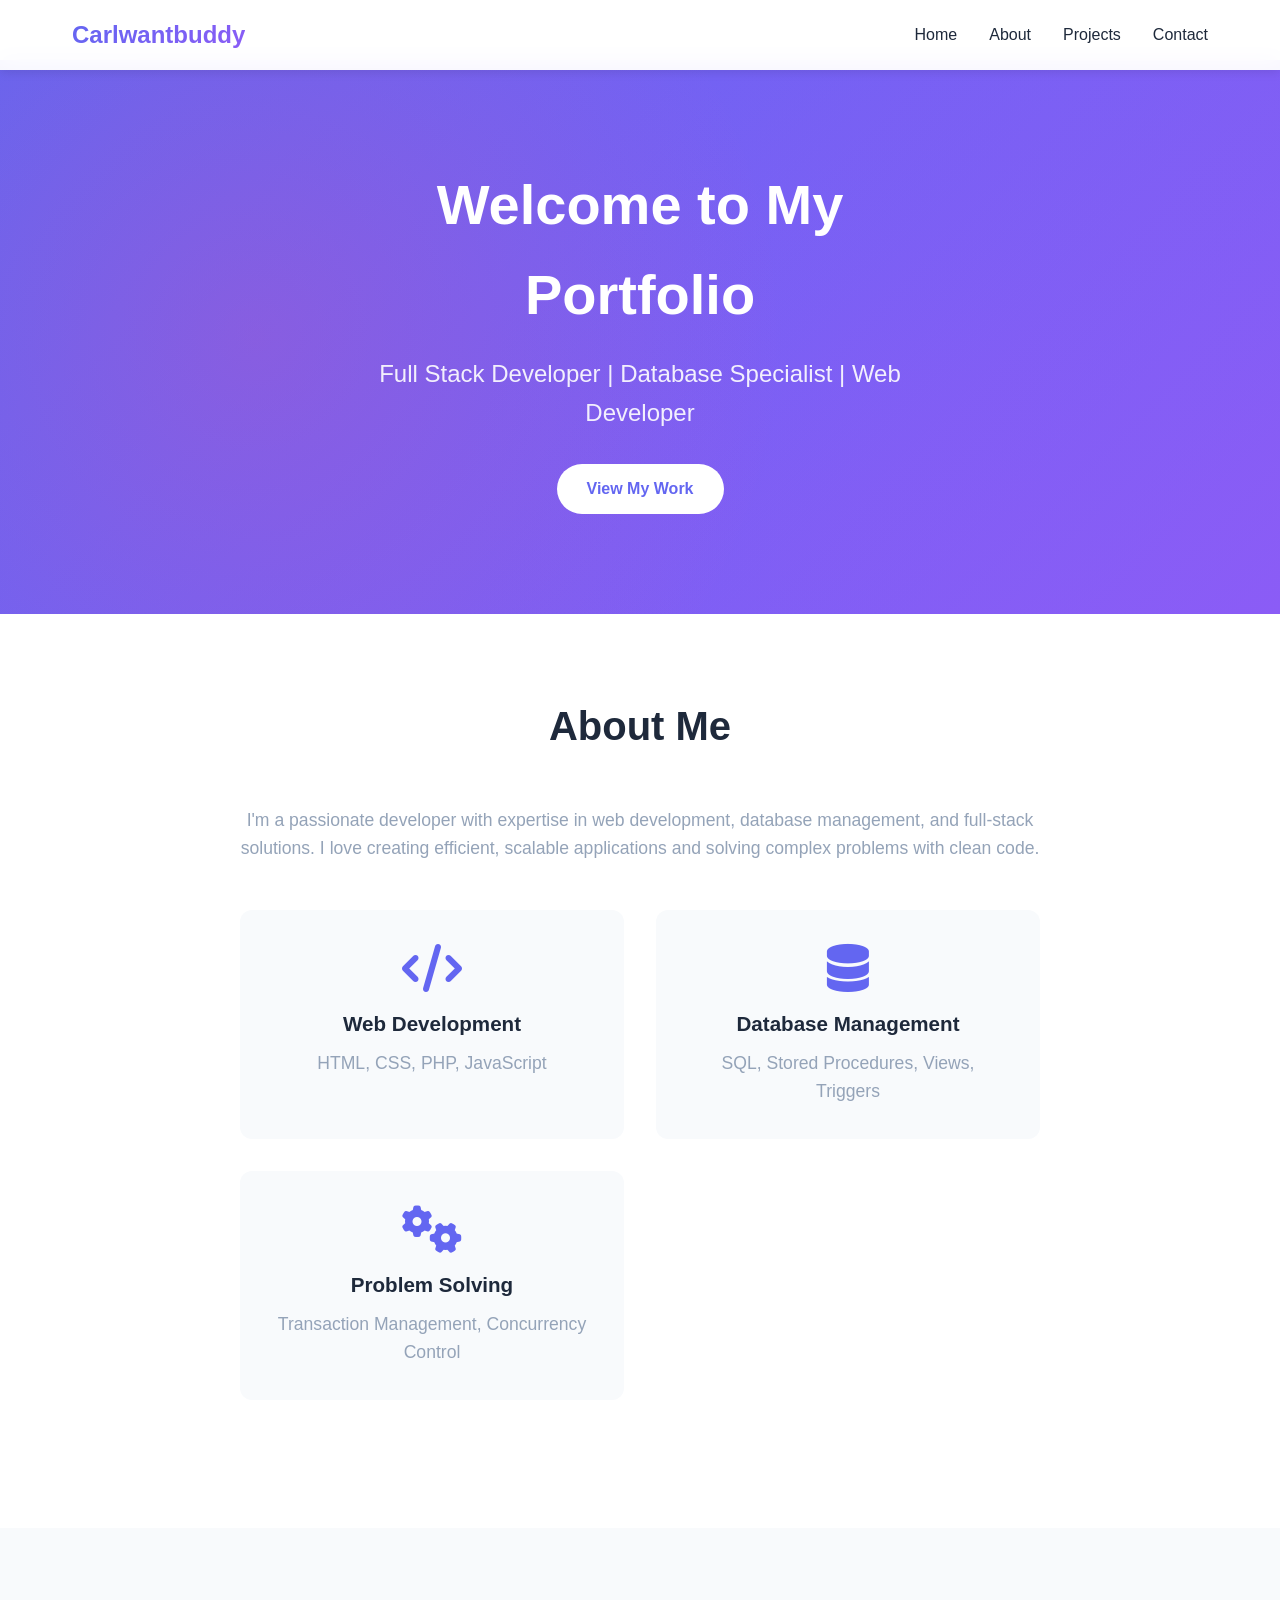
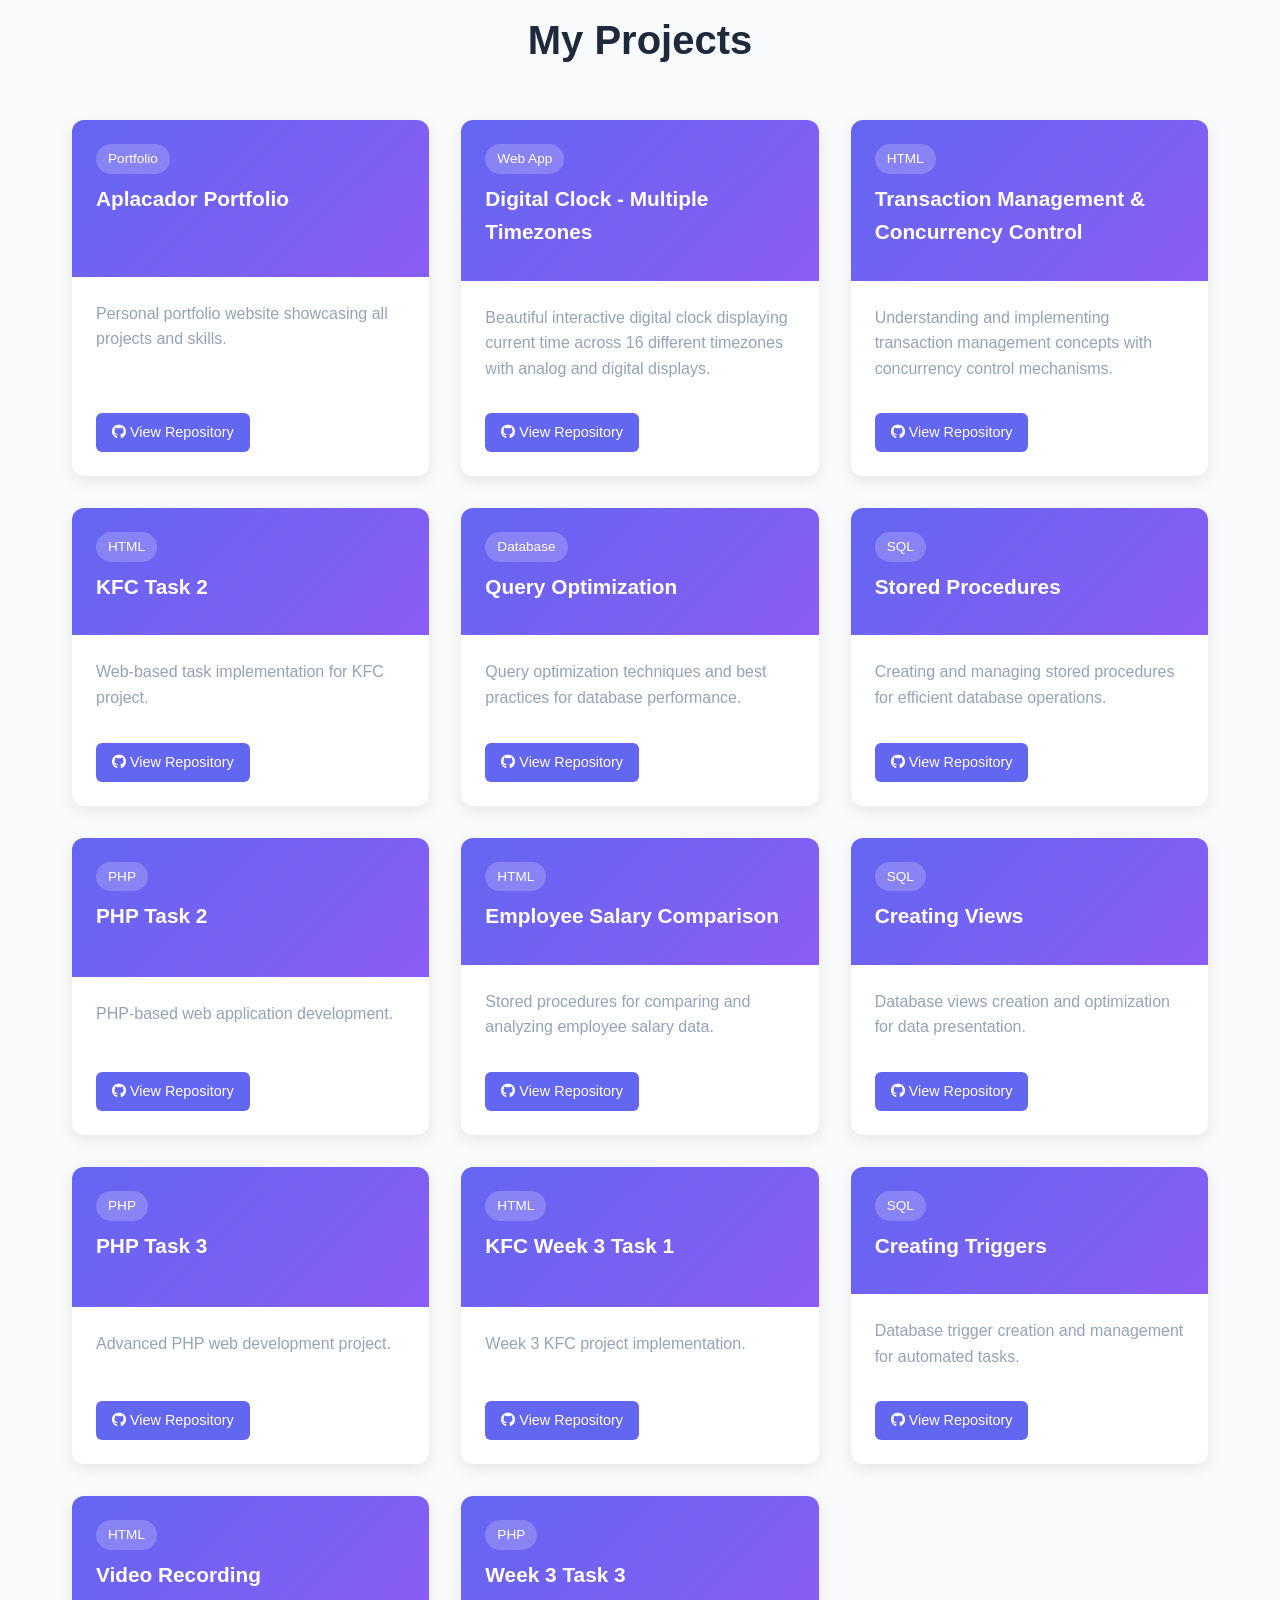
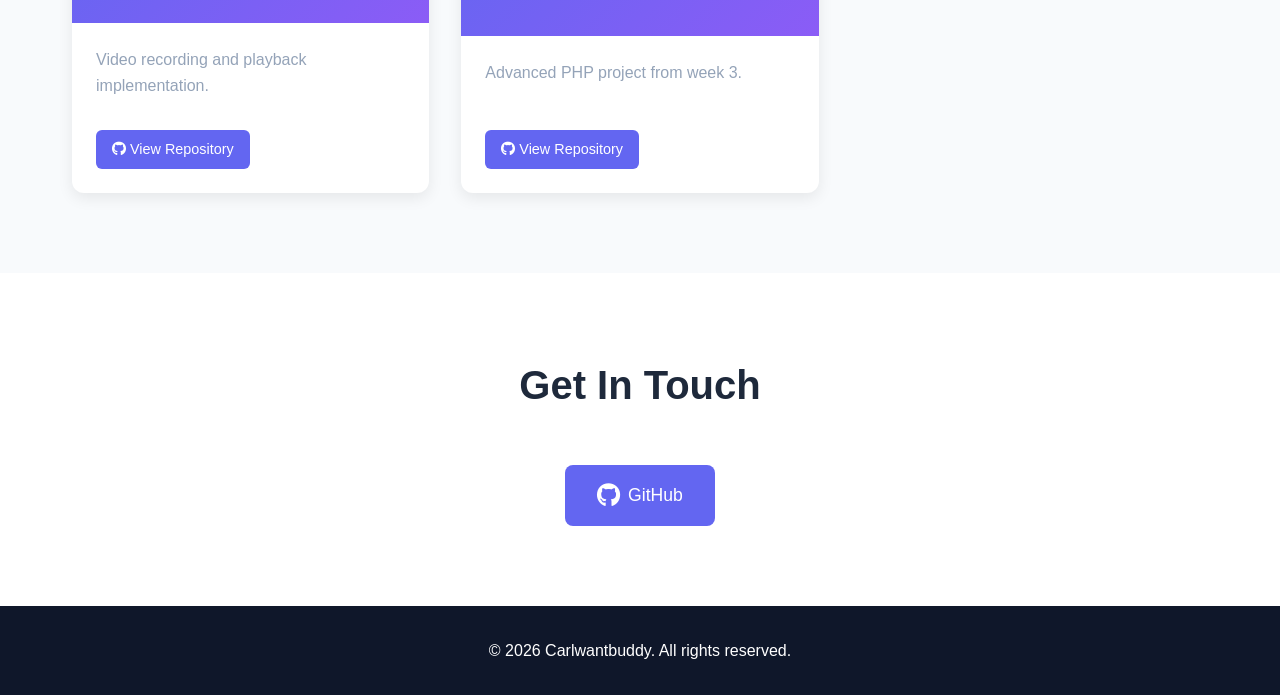
<file: index.html>
<!DOCTYPE html>
<html lang="en">
<head>
    <meta charset="UTF-8">
    <meta name="viewport" content="width=device-width, initial-scale=1.0">
    <title>Carlwantbuddy - Portfolio</title>
    <link rel="stylesheet" href="styles.css">
    <link rel="stylesheet" href="https://cdnjs.cloudflare.com/ajax/libs/font-awesome/6.4.0/css/all.min.css">
</head>
<body>
    <!-- Navigation -->
    <nav class="navbar">
        <div class="nav-container">
            <div class="logo">Carlwantbuddy</div>
            <ul class="nav-menu">
                <li><a href="#home" class="nav-link">Home</a></li>
                <li><a href="#about" class="nav-link">About</a></li>
                <li><a href="#projects" class="nav-link">Projects</a></li>
                <li><a href="#contact" class="nav-link">Contact</a></li>
            </ul>
        </div>
    </nav>

    <!-- Hero Section -->
    <section id="home" class="hero">
        <div class="hero-content">
            <h1 class="hero-title">Welcome to My Portfolio</h1>
            <p class="hero-subtitle">Full Stack Developer | Database Specialist | Web Developer</p>
            <a href="#projects" class="cta-button">View My Work</a>
        </div>
        <div class="hero-background"></div>
    </section>

    <!-- About Section -->
    <section id="about" class="about">
        <div class="container">
            <h2 class="section-title">About Me</h2>
            <div class="about-content">
                <p>I'm a passionate developer with expertise in web development, database management, and full-stack solutions. I love creating efficient, scalable applications and solving complex problems with clean code.</p>
                <div class="skills-grid">
                    <div class="skill-card">
                        <i class="fas fa-code"></i>
                        <h3>Web Development</h3>
                        <p>HTML, CSS, PHP, JavaScript</p>
                    </div>
                    <div class="skill-card">
                        <i class="fas fa-database"></i>
                        <h3>Database Management</h3>
                        <p>SQL, Stored Procedures, Views, Triggers</p>
                    </div>
                    <div class="skill-card">
                        <i class="fas fa-cogs"></i>
                        <h3>Problem Solving</h3>
                        <p>Transaction Management, Concurrency Control</p>
                    </div>
                </div>
            </div>
        </div>
    </section>

    <!-- Projects Section -->
    <section id="projects" class="projects">
        <div class="container">
            <h2 class="section-title">My Projects</h2>
            <div class="projects-grid" id="projectsGrid"></div>
        </div>
    </section>

    <!-- Contact Section -->
    <section id="contact" class="contact">
        <div class="container">
            <h2 class="section-title">Get In Touch</h2>
            <div class="contact-content">
                <a href="https://github.com/Carlwantbuddy" class="contact-link">
                    <i class="fab fa-github"></i>
                    <span>GitHub</span>
                </a>
            </div>
        </div>
    </section>

    <!-- Footer -->
    <footer class="footer">
        <p>&copy; 2026 Carlwantbuddy. All rights reserved.</p>
    </footer>

    <script src="script.js"></script>
</body>
</html>
</file>
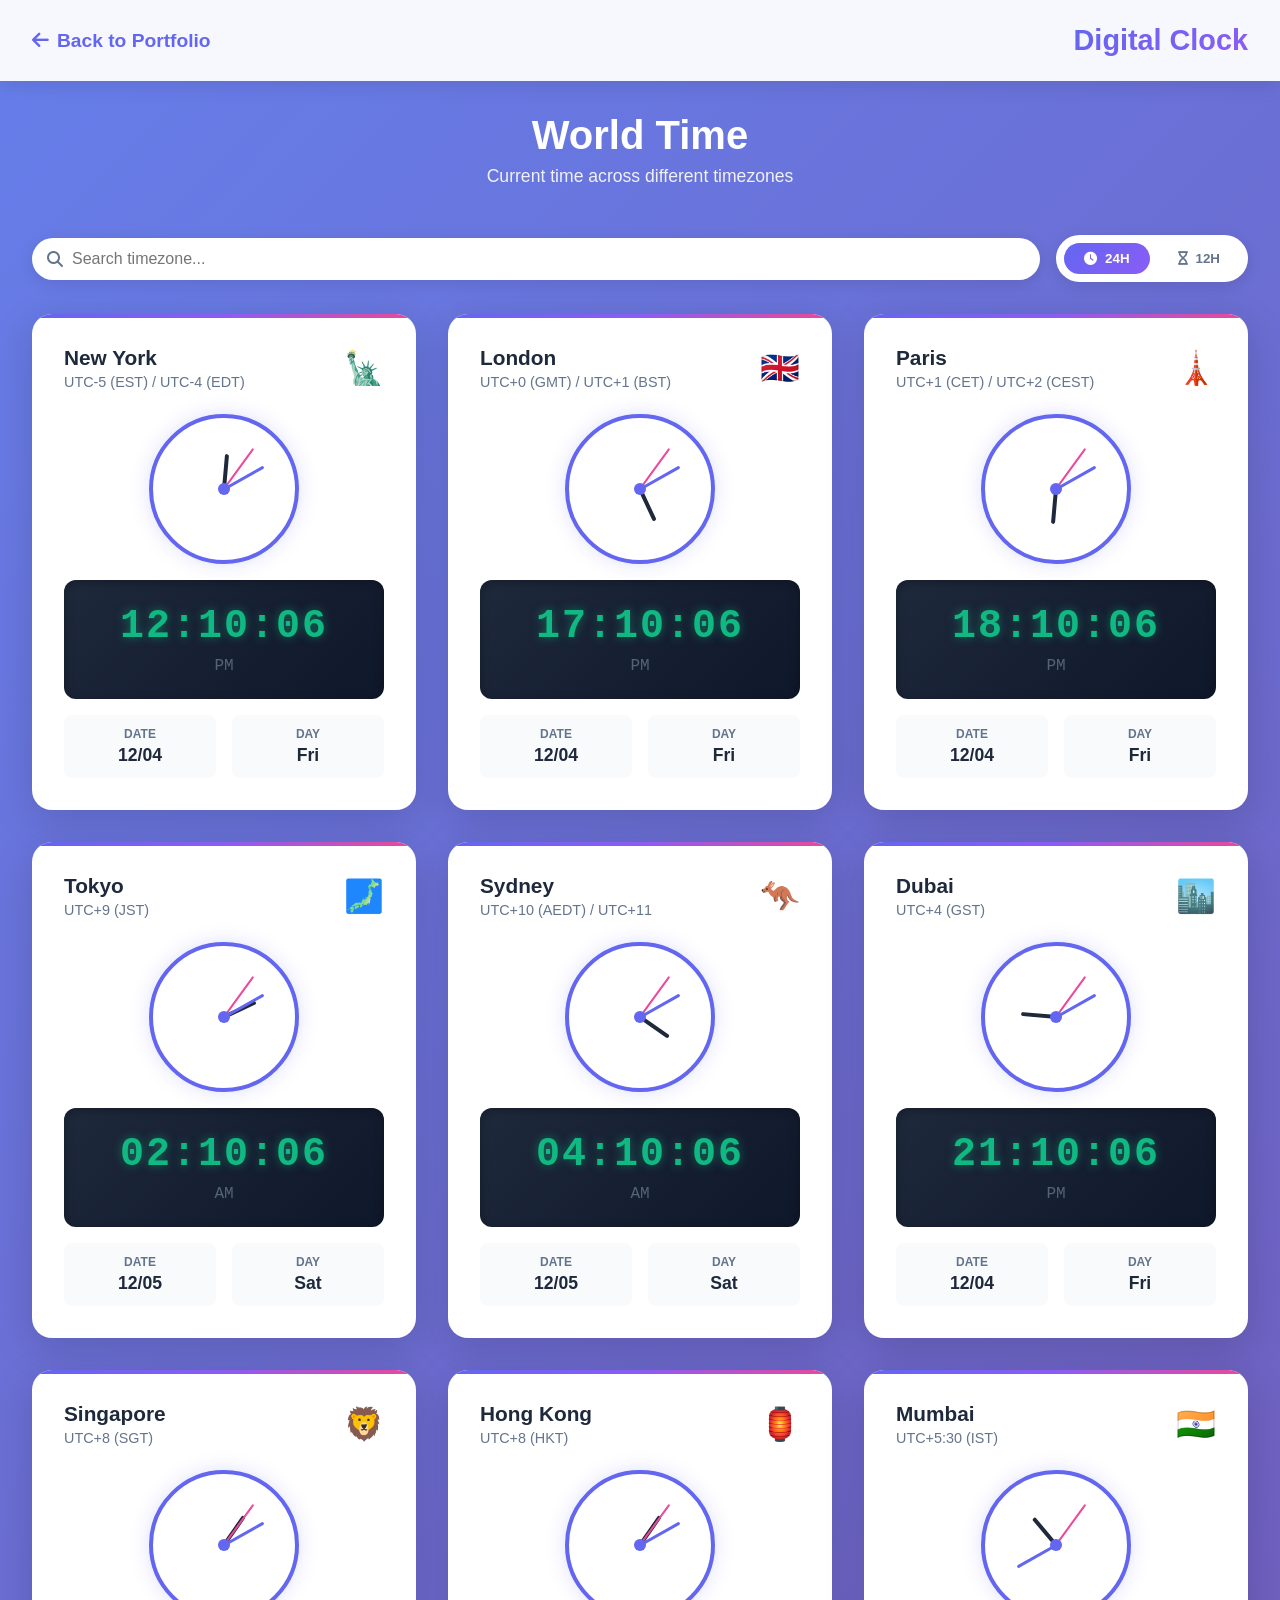
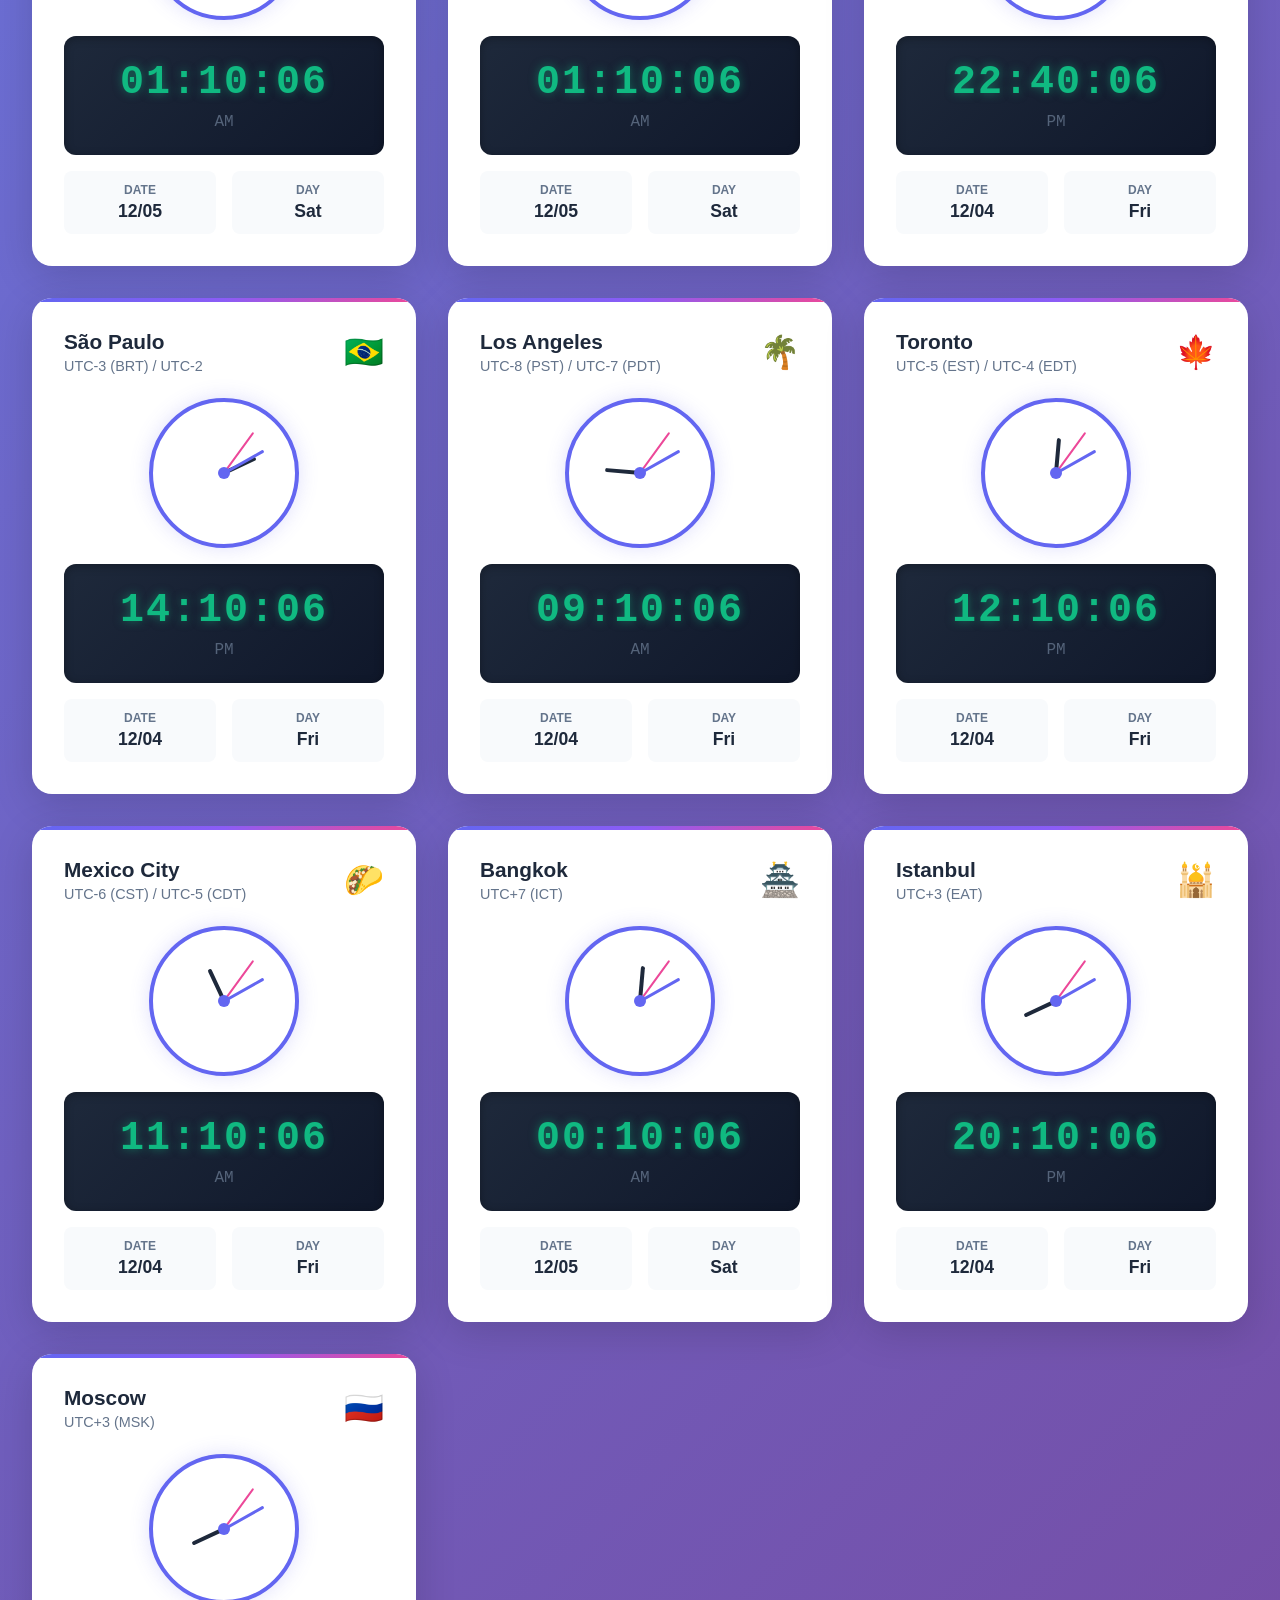
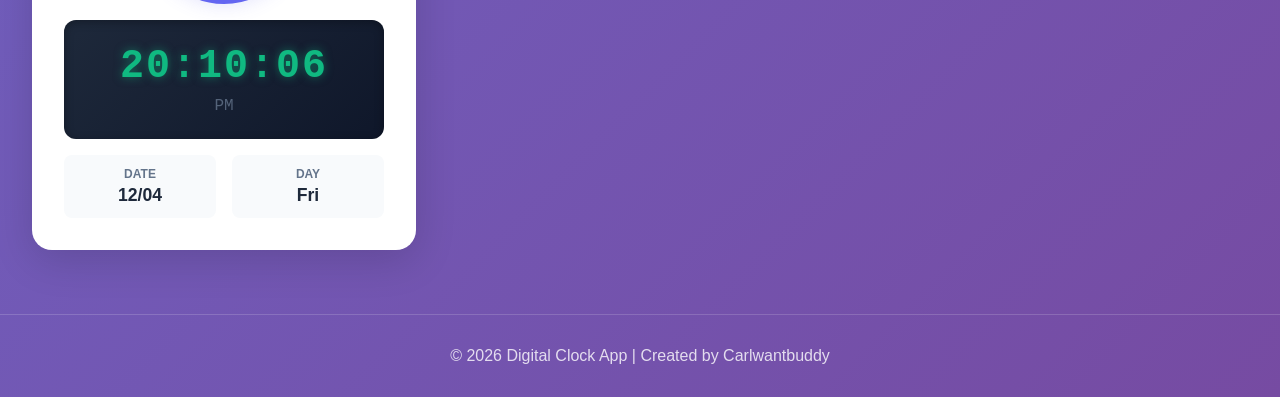
<file: clock/index.html>
<!DOCTYPE html>
<html lang="en">
<head>
    <meta charset="UTF-8">
    <meta name="viewport" content="width=device-width, initial-scale=1.0">
    <title>Digital Clock - Multiple Timezones</title>
    <link rel="stylesheet" href="styles.css">
    <link rel="stylesheet" href="https://cdnjs.cloudflare.com/ajax/libs/font-awesome/6.4.0/css/all.min.css">
</head>
<body>
    <!-- Navigation -->
    <nav class="navbar">
        <div class="nav-container">
            <a href="../index.html" class="logo">
                <i class="fas fa-arrow-left"></i> Back to Portfolio
            </a>
            <h1 class="page-title">Digital Clock</h1>
        </div>
    </nav>

    <!-- Main Container -->
    <div class="container">
        <!-- Header -->
        <header class="header">
            <h2>World Time</h2>
            <p>Current time across different timezones</p>
        </header>

        <!-- Controls -->
        <div class="controls">
            <div class="search-box">
                <input 
                    type="text" 
                    id="searchInput" 
                    placeholder="Search timezone..."
                    class="search-input"
                >
                <i class="fas fa-search"></i>
            </div>
            <div class="view-toggle">
                <button class="toggle-btn active" data-view="24">
                    <i class="fas fa-clock"></i> 24H
                </button>
                <button class="toggle-btn" data-view="12">
                    <i class="fas fa-hourglass"></i> 12H
                </button>
            </div>
        </div>

        <!-- Clocks Grid -->
        <div class="clocks-grid" id="clocksGrid"></div>
    </div>

    <!-- Footer -->
    <footer class="footer">
        <p>&copy; 2026 Digital Clock App | Created by Carlwantbuddy</p>
    </footer>

    <script src="script.js"></script>
</body>
</html>
</file>
<file: styles.css>
:root {
    --primary-color: #6366f1;
    --secondary-color: #8b5cf6;
    --accent-color: #ec4899;
    --dark-bg: #0f172a;
    --light-bg: #f8fafc;
    --text-dark: #1e293b;
    --text-light: #94a3b8;
    --border-color: #e2e8f0;
}

* {
    margin: 0;
    padding: 0;
    box-sizing: border-box;
}

body {
    font-family: 'Segoe UI', Tahoma, Geneva, Verdana, sans-serif;
    line-height: 1.6;
    color: var(--text-dark);
    background: var(--light-bg);
}

/* Navigation */
.navbar {
    position: fixed;
    top: 0;
    width: 100%;
    background: rgba(255, 255, 255, 0.95);
    backdrop-filter: blur(10px);
    box-shadow: 0 2px 10px rgba(0, 0, 0, 0.1);
    z-index: 1000;
    padding: 1rem 0;
}

.nav-container {
    max-width: 1200px;
    margin: 0 auto;
    display: flex;
    justify-content: space-between;
    align-items: center;
    padding: 0 2rem;
}

.logo {
    font-size: 1.5rem;
    font-weight: bold;
    background: linear-gradient(135deg, var(--primary-color), var(--secondary-color));
    -webkit-background-clip: text;
    -webkit-text-fill-color: transparent;
    background-clip: text;
}

.nav-menu {
    display: flex;
    list-style: none;
    gap: 2rem;
}

.nav-link {
    text-decoration: none;
    color: var(--text-dark);
    font-weight: 500;
    transition: color 0.3s ease;
}

.nav-link:hover {
    color: var(--primary-color);
}

/* Hero Section */
.hero {
    margin-top: 60px;
    padding: 100px 2rem;
    background: linear-gradient(135deg, var(--primary-color), var(--secondary-color));
    color: white;
    text-align: center;
    position: relative;
    overflow: hidden;
}

.hero-background {
    position: absolute;
    top: 0;
    left: 0;
    right: 0;
    bottom: 0;
    background: radial-gradient(circle at 20% 50%, rgba(236, 72, 153, 0.2) 0%, transparent 50%),
                radial-gradient(circle at 80% 80%, rgba(139, 92, 246, 0.2) 0%, transparent 50%);
    pointer-events: none;
}

.hero-content {
    position: relative;
    z-index: 1;
    max-width: 600px;
    margin: 0 auto;
}

.hero-title {
    font-size: 3.5rem;
    margin-bottom: 1rem;
    font-weight: bold;
    animation: slideUp 0.8s ease;
}

.hero-subtitle {
    font-size: 1.5rem;
    margin-bottom: 2rem;
    opacity: 0.9;
    animation: slideUp 0.8s ease 0.2s backwards;
}

.cta-button {
    display: inline-block;
    padding: 12px 30px;
    background: white;
    color: var(--primary-color);
    text-decoration: none;
    border-radius: 50px;
    font-weight: bold;
    transition: transform 0.3s ease, box-shadow 0.3s ease;
    animation: slideUp 0.8s ease 0.4s backwards;
}

.cta-button:hover {
    transform: translateY(-3px);
    box-shadow: 0 10px 25px rgba(0, 0, 0, 0.2);
}

/* Container */
.container {
    max-width: 1200px;
    margin: 0 auto;
    padding: 0 2rem;
}

/* Section Title */
.section-title {
    font-size: 2.5rem;
    text-align: center;
    margin-bottom: 3rem;
    color: var(--text-dark);
}

/* About Section */
.about {
    padding: 80px 2rem;
    background: white;
}

.about-content {
    max-width: 800px;
    margin: 0 auto;
    text-align: center;
    margin-bottom: 3rem;
    color: var(--text-light);
    font-size: 1.1rem;
}

.skills-grid {
    display: grid;
    grid-template-columns: repeat(auto-fit, minmax(250px, 1fr));
    gap: 2rem;
    margin-top: 3rem;
}

.skill-card {
    padding: 2rem;
    background: var(--light-bg);
    border-radius: 12px;
    text-align: center;
    transition: transform 0.3s ease, box-shadow 0.3s ease;
    border: 2px solid transparent;
}

.skill-card:hover {
    transform: translateY(-5px);
    box-shadow: 0 10px 30px rgba(0, 0, 0, 0.1);
    border-color: var(--primary-color);
}

.skill-card i {
    font-size: 3rem;
    color: var(--primary-color);
    margin-bottom: 1rem;
}

.skill-card h3 {
    margin-bottom: 0.5rem;
    color: var(--text-dark);
}

.skill-card p {
    color: var(--text-light);
}

/* Projects Section */
.projects {
    padding: 80px 2rem;
    background: var(--light-bg);
}

.projects-grid {
    display: grid;
    grid-template-columns: repeat(auto-fill, minmax(300px, 1fr));
    gap: 2rem;
}

.project-card {
    background: white;
    border-radius: 12px;
    overflow: hidden;
    box-shadow: 0 5px 15px rgba(0, 0, 0, 0.08);
    transition: transform 0.3s ease, box-shadow 0.3s ease;
    display: flex;
    flex-direction: column;
}

.project-card:hover {
    transform: translateY(-8px);
    box-shadow: 0 15px 40px rgba(0, 0, 0, 0.15);
}

.project-header {
    padding: 1.5rem;
    background: linear-gradient(135deg, var(--primary-color), var(--secondary-color));
    color: white;
    flex-grow: 1;
}

.project-language {
    display: inline-block;
    background: rgba(255, 255, 255, 0.2);
    padding: 0.25rem 0.75rem;
    border-radius: 20px;
    font-size: 0.85rem;
    margin-bottom: 0.5rem;
}

.project-title {
    font-size: 1.3rem;
    margin-bottom: 0.5rem;
    word-break: break-word;
}

.project-body {
    padding: 1.5rem;
    flex-grow: 1;
    display: flex;
    flex-direction: column;
}

.project-description {
    color: var(--text-light);
    margin-bottom: 1rem;
    flex-grow: 1;
}

.project-link {
    display: inline-block;
    margin-top: 1rem;
    padding: 0.5rem 1rem;
    background: var(--primary-color);
    color: white;
    text-decoration: none;
    border-radius: 6px;
    font-size: 0.9rem;
    transition: background 0.3s ease;
    width: fit-content;
}

.project-link:hover {
    background: var(--secondary-color);
}

/* Contact Section */
.contact {
    padding: 80px 2rem;
    background: white;
    text-align: center;
}

.contact-content {
    display: flex;
    justify-content: center;
    gap: 2rem;
    flex-wrap: wrap;
}

.contact-link {
    display: flex;
    align-items: center;
    gap: 0.5rem;
    padding: 1rem 2rem;
    background: var(--primary-color);
    color: white;
    text-decoration: none;
    border-radius: 8px;
    font-size: 1.1rem;
    transition: background 0.3s ease, transform 0.3s ease;
}

.contact-link:hover {
    background: var(--secondary-color);
    transform: scale(1.05);
}

.contact-link i {
    font-size: 1.5rem;
}

/* Footer */
.footer {
    background: var(--dark-bg);
    color: white;
    text-align: center;
    padding: 2rem;
}

/* Animations */
@keyframes slideUp {
    from {
        opacity: 0;
        transform: translateY(30px);
    }
    to {
        opacity: 1;
        transform: translateY(0);
    }
}

/* Responsive */
@media (max-width: 768px) {
    .hero-title {
        font-size: 2rem;
    }

    .hero-subtitle {
        font-size: 1rem;
    }

    .nav-menu {
        gap: 1rem;
        font-size: 0.9rem;
    }

    .section-title {
        font-size: 1.8rem;
    }

    .projects-grid {
        grid-template-columns: 1fr;
    }

    .skills-grid {
        grid-template-columns: 1fr;
    }
}
</file>
<file: clock/styles.css>
:root {
    --primary-color: #6366f1;
    --secondary-color: #8b5cf6;
    --accent-color: #ec4899;
    --dark-bg: #0f172a;
    --light-bg: #f8fafc;
    --card-bg: #ffffff;
    --text-dark: #1e293b;
    --text-light: #64748b;
    --border-color: #e2e8f0;
    --success: #10b981;
    --warning: #f59e0b;
}

* {
    margin: 0;
    padding: 0;
    box-sizing: border-box;
}

body {
    font-family: 'Segoe UI', Tahoma, Geneva, Verdana, sans-serif;
    background: linear-gradient(135deg, #667eea 0%, #764ba2 100%);
    min-height: 100vh;
    color: var(--text-dark);
    padding-bottom: 2rem;
}

/* Navigation */
.navbar {
    background: rgba(255, 255, 255, 0.95);
    backdrop-filter: blur(10px);
    box-shadow: 0 4px 20px rgba(0, 0, 0, 0.1);
    padding: 1.5rem 0;
    margin-bottom: 2rem;
    position: sticky;
    top: 0;
    z-index: 1000;
}

.nav-container {
    max-width: 1400px;
    margin: 0 auto;
    padding: 0 2rem;
    display: flex;
    justify-content: space-between;
    align-items: center;
}

.logo {
    display: flex;
    align-items: center;
    gap: 0.5rem;
    font-size: 1.2rem;
    font-weight: bold;
    text-decoration: none;
    color: var(--primary-color);
    transition: color 0.3s ease;
}

.logo:hover {
    color: var(--secondary-color);
}

.page-title {
    font-size: 1.8rem;
    background: linear-gradient(135deg, var(--primary-color), var(--secondary-color));
    -webkit-background-clip: text;
    -webkit-text-fill-color: transparent;
    background-clip: text;
}

/* Container */
.container {
    max-width: 1400px;
    margin: 0 auto;
    padding: 0 2rem;
}

/* Header */
.header {
    text-align: center;
    color: white;
    margin-bottom: 3rem;
    animation: slideDown 0.6s ease;
}

.header h2 {
    font-size: 2.5rem;
    margin-bottom: 0.5rem;
}

.header p {
    font-size: 1.1rem;
    opacity: 0.9;
}

/* Controls */
.controls {
    display: flex;
    justify-content: space-between;
    align-items: center;
    margin-bottom: 2rem;
    gap: 1rem;
    flex-wrap: wrap;
}

.search-box {
    flex: 1;
    min-width: 250px;
    position: relative;
}

.search-input {
    width: 100%;
    padding: 12px 16px 12px 40px;
    border: none;
    border-radius: 50px;
    background: white;
    font-size: 1rem;
    box-shadow: 0 4px 15px rgba(0, 0, 0, 0.1);
    transition: box-shadow 0.3s ease, transform 0.3s ease;
}

.search-input:focus {
    outline: none;
    box-shadow: 0 6px 25px rgba(99, 102, 241, 0.3);
    transform: translateY(-2px);
}

.search-box i {
    position: absolute;
    left: 15px;
    top: 50%;
    transform: translateY(-50%);
    color: var(--text-light);
    pointer-events: none;
}

.view-toggle {
    display: flex;
    gap: 0.5rem;
    background: white;
    padding: 0.5rem;
    border-radius: 50px;
    box-shadow: 0 4px 15px rgba(0, 0, 0, 0.1);
}

.toggle-btn {
    padding: 8px 20px;
    border: none;
    background: transparent;
    color: var(--text-light);
    border-radius: 50px;
    cursor: pointer;
    font-weight: 600;
    display: flex;
    align-items: center;
    gap: 0.5rem;
    transition: all 0.3s ease;
}

.toggle-btn.active {
    background: linear-gradient(135deg, var(--primary-color), var(--secondary-color));
    color: white;
}

.toggle-btn:hover {
    color: var(--primary-color);
}

/* Clocks Grid */
.clocks-grid {
    display: grid;
    grid-template-columns: repeat(auto-fill, minmax(320px, 1fr));
    gap: 2rem;
    animation: fadeIn 0.8s ease;
}

.clock-card {
    background: white;
    border-radius: 20px;
    padding: 2rem;
    box-shadow: 0 10px 40px rgba(0, 0, 0, 0.15);
    transition: transform 0.3s ease, box-shadow 0.3s ease;
    overflow: hidden;
    position: relative;
}

.clock-card::before {
    content: '';
    position: absolute;
    top: 0;
    left: 0;
    right: 0;
    height: 4px;
    background: linear-gradient(90deg, var(--primary-color), var(--secondary-color), var(--accent-color));
}

.clock-card:hover {
    transform: translateY(-10px);
    box-shadow: 0 15px 50px rgba(0, 0, 0, 0.25);
}

.timezone-header {
    display: flex;
    justify-content: space-between;
    align-items: center;
    margin-bottom: 1.5rem;
}

.timezone-info {
    display: flex;
    flex-direction: column;
}

.timezone-name {
    font-size: 1.3rem;
    font-weight: bold;
    color: var(--text-dark);
}

.timezone-offset {
    font-size: 0.9rem;
    color: var(--text-light);
    margin-top: 0.25rem;
}

.city-flag {
    font-size: 2rem;
}

.digital-display {
    background: linear-gradient(135deg, #1e293b, #0f172a);
    color: #10b981;
    padding: 1.5rem;
    border-radius: 12px;
    font-family: 'Courier New', monospace;
    text-align: center;
    margin-bottom: 1rem;
    box-shadow: inset 0 2px 10px rgba(0, 0, 0, 0.3);
}

.time-display {
    font-size: 2.5rem;
    font-weight: bold;
    letter-spacing: 2px;
    text-shadow: 0 0 10px rgba(16, 185, 129, 0.5);
    margin-bottom: 0.5rem;
}

.time-period {
    font-size: 1rem;
    opacity: 0.8;
    color: #64748b;
}

.clock-info {
    display: grid;
    grid-template-columns: 1fr 1fr;
    gap: 1rem;
}

.info-item {
    background: var(--light-bg);
    padding: 0.75rem;
    border-radius: 8px;
    text-align: center;
}

.info-label {
    font-size: 0.75rem;
    color: var(--text-light);
    text-transform: uppercase;
    font-weight: 600;
    margin-bottom: 0.25rem;
}

.info-value {
    font-size: 1.1rem;
    color: var(--text-dark);
    font-weight: bold;
}

/* Analog Clock */
.analog-clock {
    width: 150px;
    height: 150px;
    margin: 1rem auto;
    border: 4px solid var(--primary-color);
    border-radius: 50%;
    position: relative;
    background: white;
    box-shadow: 0 0 20px rgba(99, 102, 241, 0.2);
}

.clock-center {
    position: absolute;
    width: 12px;
    height: 12px;
    background: var(--primary-color);
    border-radius: 50%;
    top: 50%;
    left: 50%;
    transform: translate(-50%, -50%);
    z-index: 10;
}

.hand {
    position: absolute;
    bottom: 50%;
    left: 50%;
    transform-origin: bottom center;
    background: var(--text-dark);
    border-radius: 10px;
}

.hour-hand {
    width: 4px;
    height: 35px;
    margin-left: -2px;
}

.minute-hand {
    width: 3px;
    height: 45px;
    margin-left: -1.5px;
    background: var(--primary-color);
}

.second-hand {
    width: 2px;
    height: 50px;
    margin-left: -1px;
    background: var(--accent-color);
}

/* No Results */
.no-results {
    grid-column: 1 / -1;
    text-align: center;
    padding: 3rem 2rem;
    color: white;
}

.no-results i {
    font-size: 3rem;
    margin-bottom: 1rem;
    opacity: 0.7;
}

.no-results p {
    font-size: 1.2rem;
}

/* Footer */
.footer {
    text-align: center;
    color: white;
    margin-top: 4rem;
    padding-top: 2rem;
    border-top: 1px solid rgba(255, 255, 255, 0.2);
    opacity: 0.8;
}

/* Animations */
@keyframes slideDown {
    from {
        opacity: 0;
        transform: translateY(-20px);
    }
    to {
        opacity: 1;
        transform: translateY(0);
    }
}

@keyframes fadeIn {
    from {
        opacity: 0;
    }
    to {
        opacity: 1;
    }
}

/* Responsive */
@media (max-width: 768px) {
    .controls {
        flex-direction: column;
    }

    .search-box {
        min-width: 100%;
    }

    .clocks-grid {
        grid-template-columns: 1fr;
        gap: 1.5rem;
    }

    .header h2 {
        font-size: 1.8rem;
    }

    .time-display {
        font-size: 2rem;
    }

    .page-title {
        font-size: 1.3rem;
    }

    .nav-container {
        flex-direction: column;
        gap: 0.5rem;
    }
}
</file>
